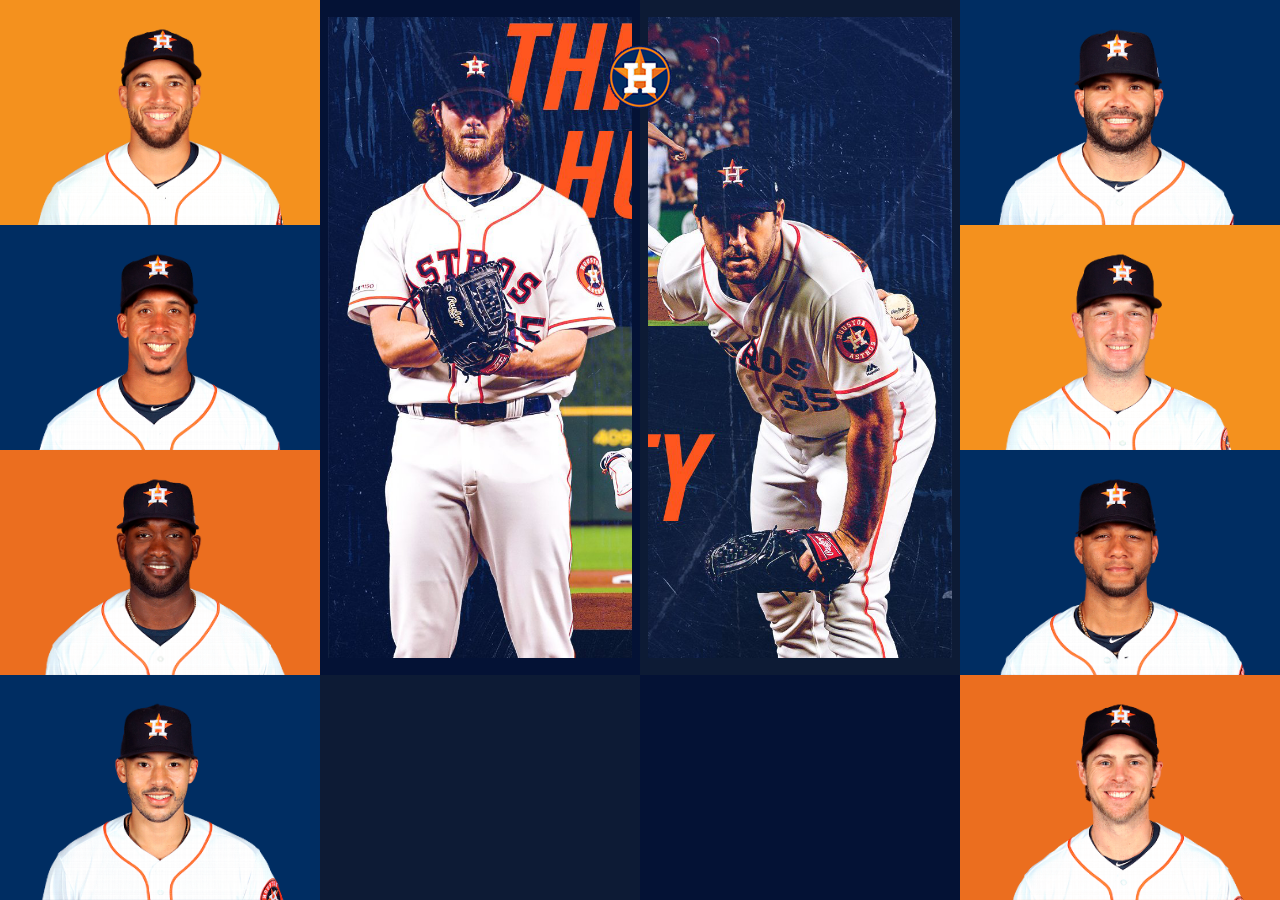
<file: index.html>
<!DOCTYPE html>

<html>

	<head>
		<meta charset="UTF-8">
		<meta name="viewport" content="width=device-width,initial-scale=1">
		<link href="images/astros.ico" rel="icon" type="image/x-icon" />
		<title>#TAKEITBACK</title>
		<link rel="stylesheet" href="style.css">
	</head>

	<body>
	
		<div class="player-col" id="left">
			<div class="player-card light-orange">
				<img src="images/portraits/GS.png" class="contain-image" id="george">
			</div>
			<div class="player-card navy">
				<img src="images/portraits/MB.png" class="contain-image" id="michael">
			</div>
			<div class="player-card orange">
				<img src="images/portraits/YA.png" class="contain-image" id="yordan">
			</div>
			<div class="player-card navy-alt">
				<img src="images/portraits/CC.png" class="contain-image" id="carlos">
			</div>
		</div>
		
		<div class="pitcher-catcher-col">
			<div class="pitcher-container">
				<div class="pitcher-card center-content dark-blue" id="gc-div">
					<img class="contain-image coletrain" id="gerrit">
					<img class="contain-image ws2019">
				</div>
				<div class="pitcher-card center-content dark-blue-off" id="jv-div">
					<img class="contain-image verlander" id ="justin">
				</div>
			</div>
			<div class="catcher-container">
				<div class="catcher-card dark-blue-off">
					<img class="contain-image" id="martin">
				</div>
				<div class="catcher-card dark-blue">
					<img class="contain-image" id="robinson">
				</div>
			</div>
		</div>
		
		<div class="player-col" id="right">
			<div class="player-card navy">
				<img src="images/portraits/JA.png" class="contain-image" id="jose">
			</div>
			<div class="player-card light-orange">
				<img src="images/portraits/AB.png" class="contain-image" id="alex" onclick="bregmanImages(this)">
			</div>
			<div class="player-card navy-alt">
				<img src="images/portraits/YG.png" class="contain-image" id="yuli">
			</div>
			<div class="player-card orange">
				<img src="images/portraits/JR.png" class="contain-image" id="josh" onclick="reddickImages(this)">
			</div>
		</div>
		
		<img src="images/astros_logo_small.png" class="center-fixed" id="logo" onclick="reload()">
		
		<audio src="sounds/springer_atones.mp3" type="audio/mp3" id="springer-sound"></audio>
		<audio src="sounds/gurriel_ties_it.mp3" type="audio/mp3" id="gurriel-sound"></audio>
		<audio src="sounds/uncle_mike_walk_off.mp3" type="audio/mp3" id="brantley-sound"></audio>
		<audio src="sounds/air_yordan.mp3" type="audio/mp3" id="alvarez-sound"></audio>
		<audio src="sounds/bubble_pop.mp3" type="audio/mp3" id="reddick-sound"></audio>
		<audio src="sounds/bregmans_old_town_road.mp3" type="audio/mp3" id="bregman-sound"></audio>
		<audio src="sounds/altuve_sends_the_astros.mp3" type="audio/mp3" id="altuve-sound"></audio>
		<audio src="sounds/correa_see_you_later.mp3" type="audio/mp3" id="correa-sound"></audio>
		<audio src="sounds/new_single_season_strikeout_king.mp3" type="audio/mp3" id="cole-sound"></audio>
		<audio src="sounds/third_career_no_hitter.mp3" type="audio/mp3" id="verlander-sound"></audio>
		
		<script src="script.js"></script>
	</body>
   
</html>
</file>
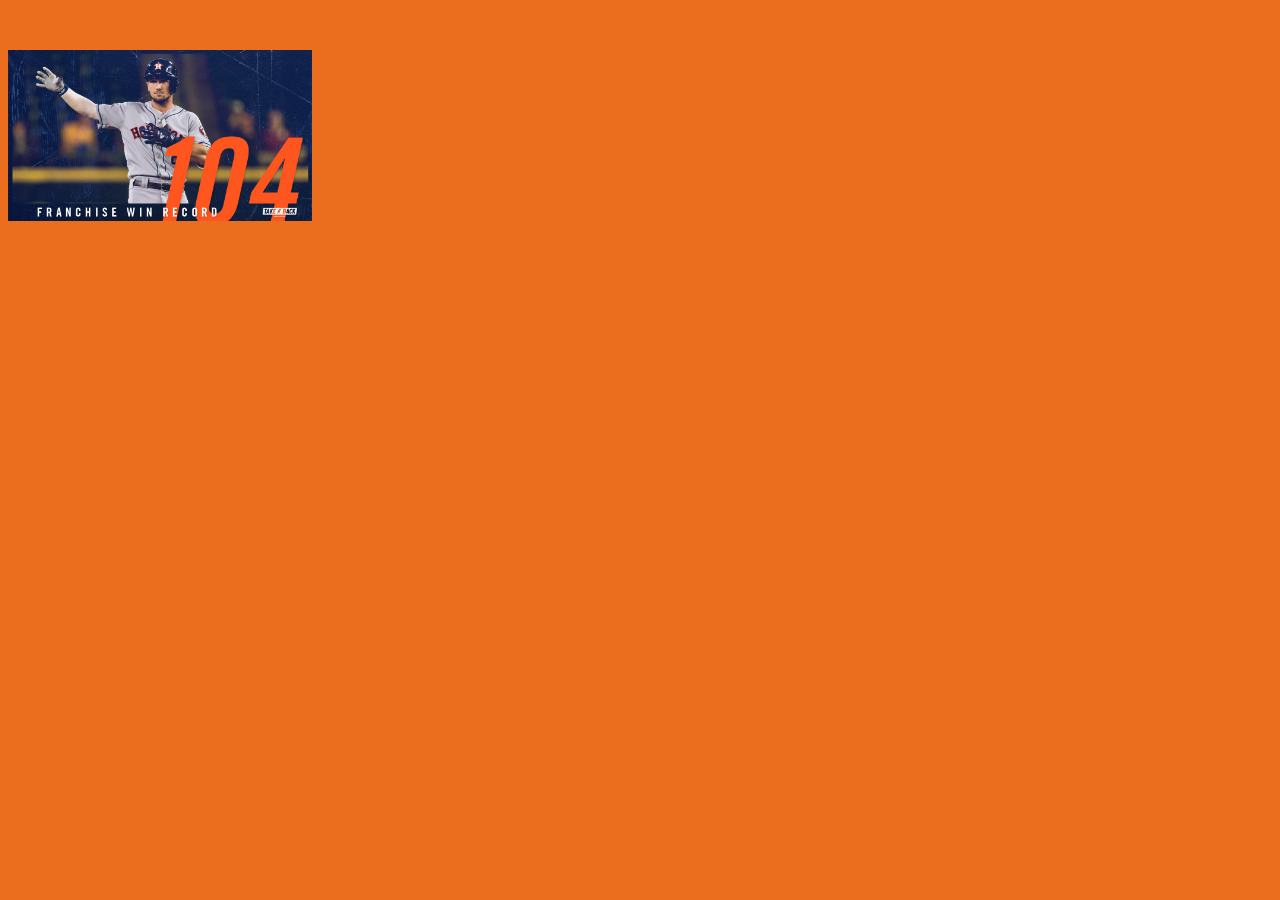
<file: winrecord.html>
<!DOCTYPE html>

<html>

	<head>
		<meta charset="UTF-8">
		<meta name="viewport" content="width=device-width,initial-scale=1">
		<link href="images/astros.ico" rel="icon" type="image/x-icon" />
		<title>#TAKEITBACK</title>
		<link rel="stylesheet" href="style.css">
		<link rel="stylesheet" href="winrecord.css">
	</head>

	<body class="orange-only">
		<div class="wins-row">
			<div class="one-fourth center-right">
				<img src="images/wins/104.jpg" class="contain-image" id="w104" onclick="showNext(this)">
			</div>
			<div class="one-fourth center-left">
				<img src="images/wins/105.jpg" class="contain-image display-none" id="w105" onclick="showNext(this)">
			</div>
			<div class="one-fourth center-right">
				<img src="images/wins/106.jpg" class="contain-image display-none" id="w106" onclick="showNext(this)">
			</div>
			<div class="one-fourth center-left">
				<img src="images/wins/107.jpg" class="contain-image display-none" id="w107" onclick="showNext(this)">
			</div>
		</div>
		
		<div class="division-champs-row center-content">
			<img src="images/wins/back2back2back.jpg" class="contain-image display-none" id="final">
		</div>
		
		<audio src="sounds/third_consecutive_year.mp3" type="audio/mp3" id="celebration"></audio>
		<script src="winrecord.js"></script>
	</body>
   
</html>
</file>
<file: style.css>
body {
	width: 100vw;
	height: 100vh;
	margin: 0;
	display: flex;
	flex-wrap: wrap;
}

.pitcher-catcher-col {
	height: 100%;
	width: 50%;
	display: flex;
	flex-wrap: wrap;
}

.player-col {
	height: 100%;
	width: 25%;
	display: flex;
	flex-wrap: wrap;
}

.player-card {
	height: 25%;
	width: 100%;
	display: flex;
	justify-content: center;
	align-items: flex-end;
}

.pitcher-container {
	height: 75%;
	width: 100%;
	display: flex;
}

.pitcher-card {
	height: 100%;
	width: 50%;
	display: flex;
}

.verlander {content: url("images/JV.png");}
.coletrain {content: url("images/GC.png");}
.ws2019 {content: url("");}

.catcher-container {
	height: 25%;
	width: 100%;
	display: flex;
}

.catcher-card {
	height: 100%;
	width: 50%;
	display: flex;
	justify-content: center;
	align-items: flex-end;
}

/* position images wherever you want inside their parent DIVs */
.center-bottom {
	justify-content: center;
	align-items: flex-end;
}

.center-left {
	justify-content: left;
	align-items: flex-end;
}

.center-right {
	justify-content: right;
	align-items: flex-end;
}

.center-fixed {
	height: 64px;
	width: 64px;
	position: fixed;
	top: 5%;
	left: calc(100%/2 - 32px);
}

.center-content {
	justify-content: center;
	align-items: center;
}

.contain-image {
	max-height: 95%;
	max-width: 95%;
}

/* colors */
.navy {background-color: #002D62;}
.navy-alt {background-color: #002D62;} /* this changes at the final breakpoint */
.orange-only {background-color: #EB6E1F;}
.orange {background-color: #EB6E1F;}
.light-orange {background-color: #F4911E;}
.light-grey {background-color: #D3D3D3;}
.grey {background-color: #505050;}
.dark-grey {background-color: #282828;}
.black {background-color: #000000;}
.white-smoke {background-color: #F5F5F5;}
.white {background-color: #FFFFFF;}
.dark-blue-off {background-color: #0D1B35;}
.dark-blue {background-color: #041235;}

@media screen and (max-width: 1000px) {
	#left {order: 1;}
	#right {order: 2;}
	
	.player-col {
		height: 100%;
		width: 50%;
	}
	.pitcher-catcher-col {
		height: 50%;
		width: 100%;
	}
	.pitcher-container {
		height: 100%;
		width: 100%;
		display: flex;
		flex-wrap: wrap;
	}
	
	.verlander {content: url("images/JV-full.jpg");}
	.coletrain {content: url("images/GC-full.jpg");}
	
	.catcher-container {
		display: none;
	}
}

@media screen and (max-width: 700px) {
	#left {order: 1;}
	#right {order: 2;}
	#jv-div {display: none;}
	.center-fixed {display: none;}
	
	.player-col {
		height: 100%;
		width: 100%;
	}
	.pitcher-card {
		height: 100%;
		width: 100%;
	}
	
	.ws2019 {content: url("images/ws2019.PNG");}
	.coletrain {display: none;}
	
	.navy-alt {background-image: radial-gradient(#1D2949, #041235);}
}
</file>
<file: winrecord.css>
body {
	width: 100vw;
	height: 100vh;
	margin: 0;
	display: block;
}

.wins-row {
	height: 30%;
	width: 100%;
	display: flex;
}

.one-fourth {
	height: 100%;
	width: 25%;
	display: flex;
}

.division-champs-row {
	height: 70%;
	width: 100%;
	display: flex;
}

.center-left, .center-right {
	justify-content: center;
	align-items: center;
}

.display-none {
	display: none;
}


@media screen and (max-width: 1000px) {
	.wins-row {
		height: 50%;
		width: 100%;
		display: flex;
		flex-wrap: wrap;
	}
	.one-fourth {
		height: 50%;
		width: 50%;
		display: flex;
	}
	.division-champs-row {
		height: 50%;
		width: 100%;
		display: flex;
	}
	.center-right {
		justify-content: flex-end;
		align-items: center;
	}
	.center-left {
		justify-content: flex-start;
		align-items: center;
	}
}

@media screen and (max-width: 600px) {
	body {
		height: 150%;
	}
	.wins-row {
		height: 100%;
		width: 100%;
		display: flex;
		flex-wrap: wrap;
	}
	.one-fourth {
		height: 25%;
		width: 100%;
		display: flex;
	}
	.division-champs-row {
		height: 25%;
		width: 100%;
		display: flex;
	}
	.center-left, .center-right {
		justify-content: center;
		align-items: center;
	}
}
</file>
